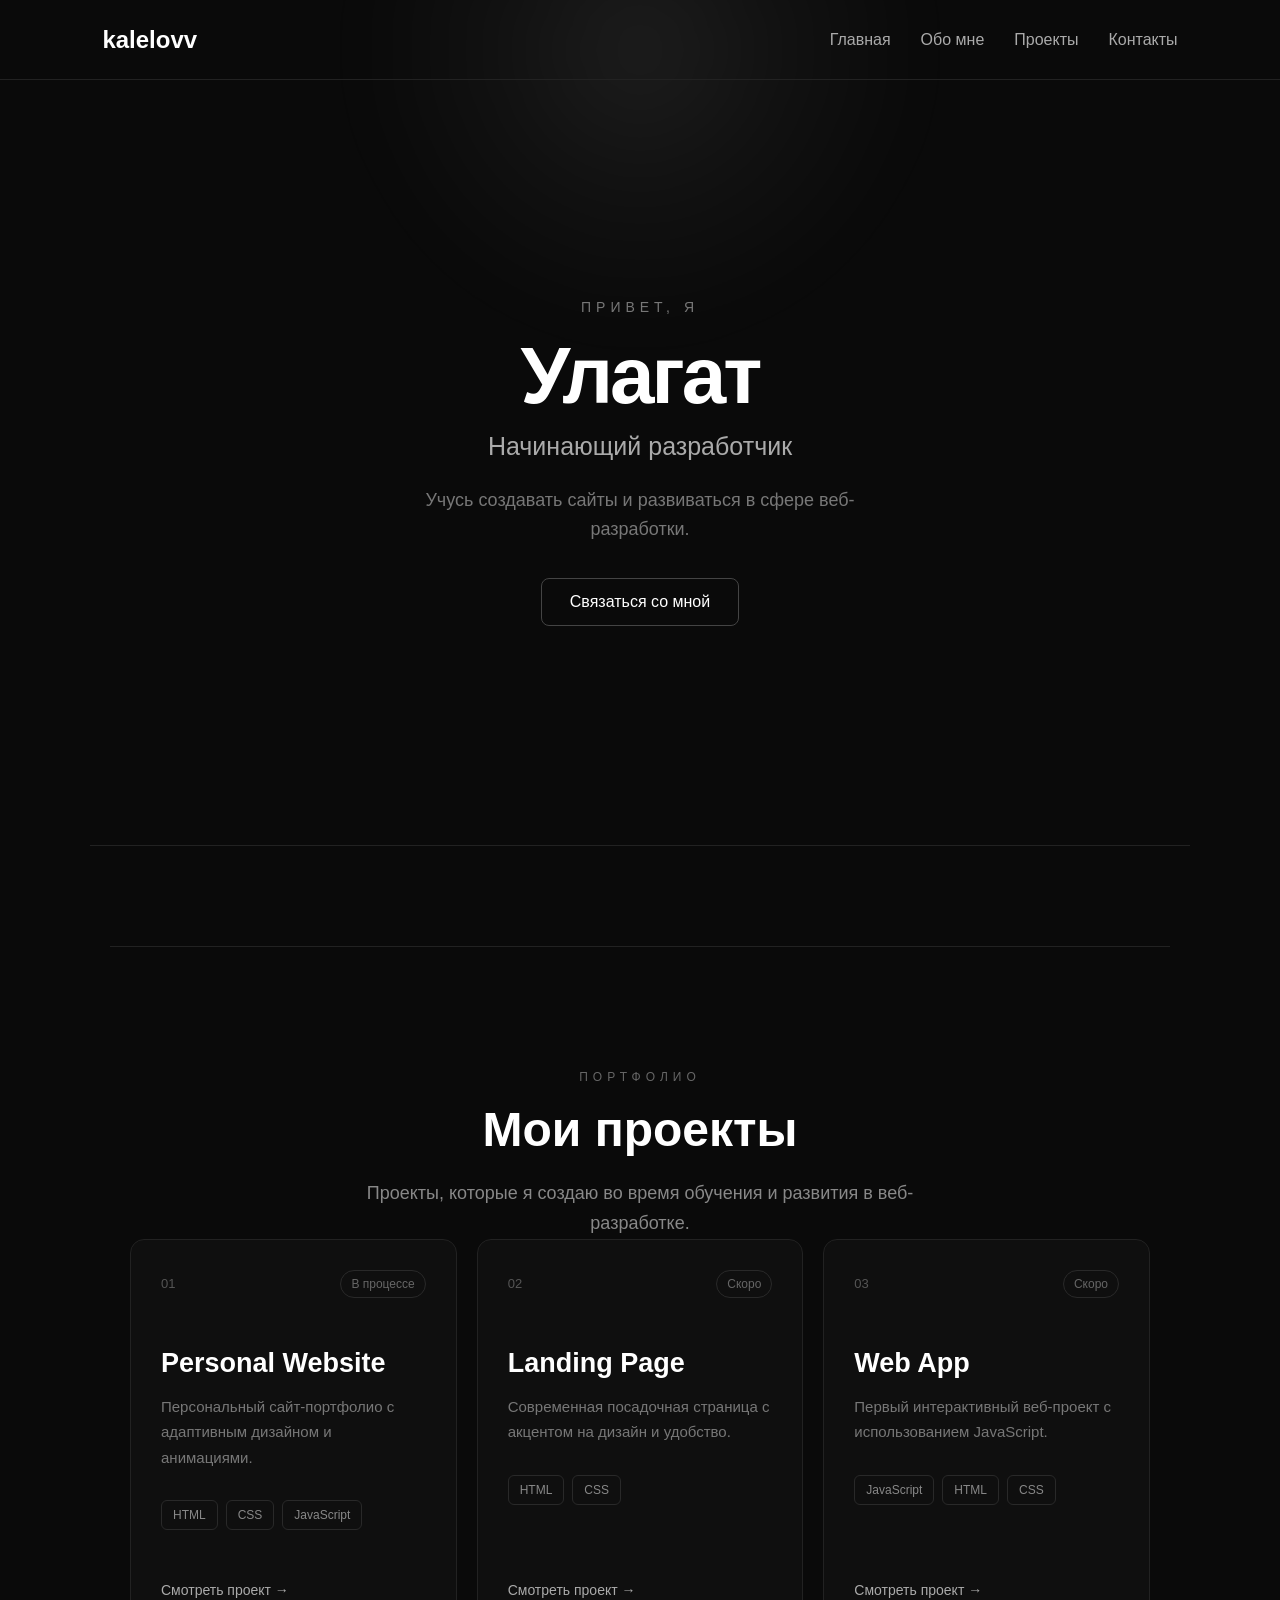
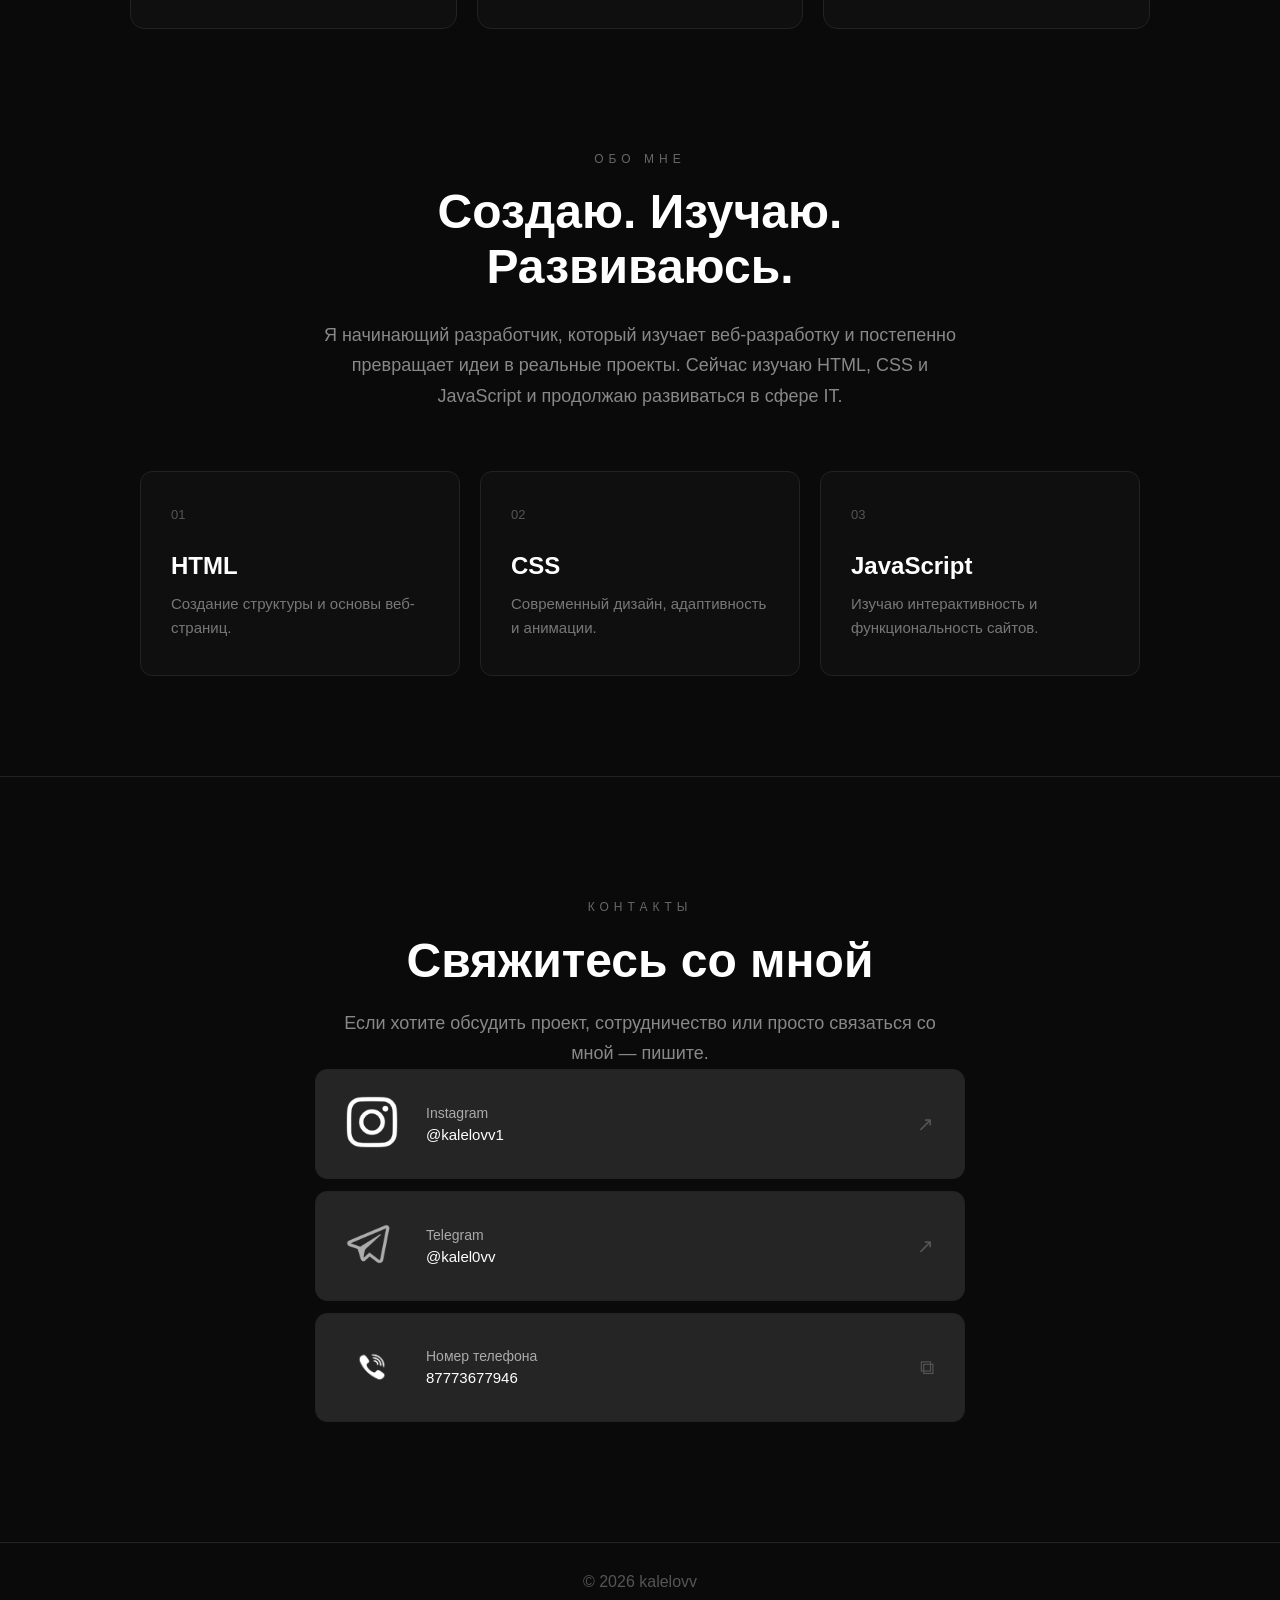
<file: index.html>
<!DOCTYPE html>
<html lang="ru">

<head>
<meta name="google-site-verification" content="0kOJUwMYTsgAuNMoVQGhtxxv2iyZ5E_kgreCAGjglPQ" />
<title>Kalelovv1 — Официальный сайт</title>
<meta name="description" content="Официальный сайт Kalelovv1. Обо мне, мои проекты, контакты, Instagram и Telegram.">
<meta name="keywords" content="Kalelovv1, Kalelov, Калелов, Алматы, Instagram, Telegram">
<meta name="author" content="Kalelovv1">
<meta name="robots" content="index, follow">
<link rel="icon" type="image/png" href="/favicon.png">
<link rel="canonical" href="https://kalelovv1.github.io/">
    <meta charset="UTF-8">
    <meta name="viewport" content="width=device-width, initial-scale=1.0">
    <title>kalelovv — начинающий разработчик</title>
    <link rel="stylesheet" href="style.css">
</head>

<body>


   <header>

    <div class="logo">
        kalelovv
    </div>

    <button class="menu-toggle" aria-label="Открыть меню">
        ☰
    </button>

    <nav id="mobile-menu">
        <a href="#home">Главная</a>
        <a href="#about">Обо мне</a>
        <a href="#projects">Проекты</a>
        <a href="#contact">Контакты</a>
    </nav>

</header>

    <main>

        <section id="home" class="hero">

            <p class="small-text">
                ПРИВЕТ, Я
            </p>

            <h1>
                Улагат
            </h1>

            <h2>
                Начинающий разработчик
            </h2>

            <p class="description">
                Учусь создавать сайты и развиваться
                в сфере веб-разработки.
            </p>

            <a href="#contact" class="button">
                Связаться со мной
            </a>

        </section>


        <section id="about" class="about">
            <section id="projects" class="projects">

    <p class="section-label">ПОРТФОЛИО</p>

    <h2>Мои проекты</h2>

    <p class="projects-description">
        Проекты, которые я создаю во время обучения
        и развития в веб-разработке.
    </p>


    <div class="projects-grid">

        <article class="project-card">

            <div class="project-top">
                <span class="project-number">01</span>
                <span class="project-status">В процессе</span>
            </div>

            <div class="project-content">

                <h3>Personal Website</h3>

                <p>
                    Персональный сайт-портфолио
                    с адаптивным дизайном и анимациями.
                </p>

                <div class="project-tags">
                    <span>HTML</span>
                    <span>CSS</span>
                    <span>JavaScript</span>
                </div>

            </div>

            <a href="project.html" class="project-link">
                Смотреть проект →
            </a>

        </article>


        <article class="project-card">

            <div class="project-top">
                <span class="project-number">02</span>
                <span class="project-status">Скоро</span>
            </div>

            <div class="project-content">

                <h3>Landing Page</h3>

                <p>
                    Современная посадочная страница
                    с акцентом на дизайн и удобство.
                </p>

                <div class="project-tags">
                    <span>HTML</span>
                    <span>CSS</span>
                </div>

            </div>

            <a href="#" class="project-link">
                Смотреть проект →
            </a>

        </article>


        <article class="project-card">

            <div class="project-top">
                <span class="project-number">03</span>
                <span class="project-status">Скоро</span>
            </div>

            <div class="project-content">

                <h3>Web App</h3>

                <p>
                    Первый интерактивный веб-проект
                    с использованием JavaScript.
                </p>

                <div class="project-tags">
                    <span>JavaScript</span>
                    <span>HTML</span>
                    <span>CSS</span>
                </div>

            </div>

            <a href="#" class="project-link">
                Смотреть проект →
            </a>

        </article>

    </div>

</section>

    <p class="section-label">ОБО МНЕ</p>

    <h2>Создаю. Изучаю. Развиваюсь.</h2>

    <p class="about-description">
        Я начинающий разработчик, который изучает веб-разработку
        и постепенно превращает идеи в реальные проекты.
        Сейчас изучаю HTML, CSS и JavaScript и продолжаю
        развиваться в сфере IT.
    </p>


    <div class="skills">

        <div class="skill-card">
            <span class="skill-number">01</span>

            <h3>HTML</h3>

            <p>
                Создание структуры и основы веб-страниц.
            </p>
        </div>


        <div class="skill-card">
            <span class="skill-number">02</span>

            <h3>CSS</h3>

            <p>
                Современный дизайн, адаптивность и анимации.
            </p>
        </div>


        <div class="skill-card">
            <span class="skill-number">03</span>

            <h3>JavaScript</h3>

            <p>
                Изучаю интерактивность и функциональность сайтов.
            </p>
        </div>

    </div>

</section>


        <section id="contact" class="contact">

    <p class="section-label">КОНТАКТЫ</p>

    <h2>Свяжитесь со мной</h2>

    <p class="contact-description">
        Если хотите обсудить проект, сотрудничество
        или просто связаться со мной — пишите.
    </p>


    <div class="contact-links">

        <a href="https://www.instagram.com/kalelovv1?stkn=eDA0c3BkZnY0d2F1"
           target="_blank"
           class="contact-card">
        
            <span class="contact-icon"><img src="images/Instagram.png" loading="lazy" alt="instagram " title="instagram " width="52" height="52"></span>

             <div>
                <span class="contact-name">Instagram</span>
                <span class="contact-value">@kalelovv1</span>
            </div>

             <span class="contact-arrow">↗</span>

        </a>

        <a href="https://t.me/kalel0vv"
           target="_blank"
           class="contact-card">

            <span class="contact-icon"><img src="images/Telegramm.png" 
                loading="lazy" 
                alt="Telegramm" 
                title="Telegramm" 
                width="52" height="52">
            </span>

            <div>
                <span class="contact-name">Telegram</span>
                <span class="contact-value">@kalel0vv</span>
            </div>

            <span class="contact-arrow">↗</span>

        </a>
    
        <button class="contact-card copy-button" id="copyContact">

            <span class="contact-icon">
                <img src="images/Telephone.png" 
                loading="lazy" 
                alt="Telephone" 
                title="Telephone" 
                width="52" height="52">
            </span>

            <div>
                <span class="contact-name">Номер телефона</span>
                <span class="contact-value" id="contactText">
                   87773677946

                </span>
            </div>

            <span class="contact-arrow">⧉</span>

        </button>


    </div>

</section>

    </main>

    <footer>
        © 2026 kalelovv
    </footer>

    <script>
    const menuButton = document.querySelector(".menu-toggle");
    const menu = document.querySelector("#mobile-menu");
    const menuLinks = document.querySelectorAll("#mobile-menu a");

    menuButton.addEventListener("click", () => {
        menu.classList.toggle("active");

        if (menu.classList.contains("active")) {
            menuButton.textContent = "✕";
        } else {
            menuButton.textContent = "☰";
        }
    });

    menuLinks.forEach(link => {
        link.addEventListener("click", () => {
            menu.classList.remove("active");
            menuButton.textContent = "☰";
        });
    });
</script>

<script src="script.js"></script>

<script>
    const copyButton = document.querySelector("#copyContact");

    if (copyButton) {
        copyButton.addEventListener("click", async () => {

            const contact = document.querySelector("#contactText").textContent.trim();

            await navigator.clipboard.writeText(contact);

            copyButton.classList.add("copied");

            const value = copyButton.querySelector(".contact-value");
            value.textContent = "Скопировано ✓";

            setTimeout(() => {
                value.textContent = contact;
                copyButton.classList.remove("copied");
            }, 1500);
        });
    }
</script>

</body>
</html>
</file>
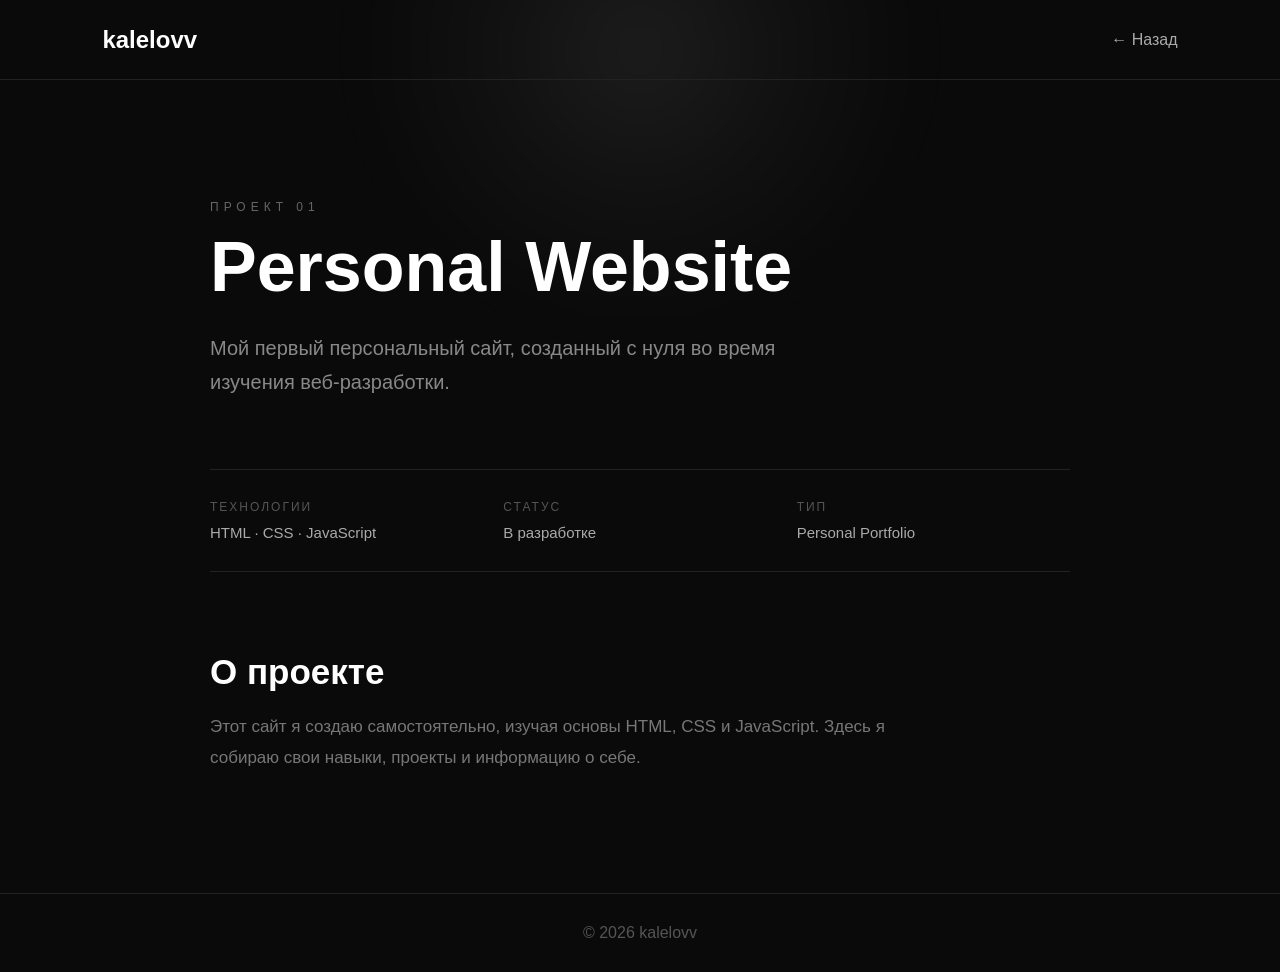
<file: project.html>
<!DOCTYPE html>
<html lang="ru">

<head>
    <meta charset="UTF-8">
    <meta name="viewport" content="width=device-width, initial-scale=1.0">

    <title>Personal Website — kalelovv</title>

    <link rel="stylesheet" href="style.css">
</head>

<body>

    <header>

        <div class="logo">
            kalelovv
        </div>

        <a href="index.html" class="back-link">
            ← Назад
        </a>

    </header>


    <main class="project-page">

        <p class="section-label">
            ПРОЕКТ 01
        </p>

        <h1>
            Personal Website
        </h1>

        <p class="project-intro">
            Мой первый персональный сайт,
            созданный с нуля во время изучения
            веб-разработки.
        </p>


        <div class="project-info">

            <div>
                <span>Технологии</span>
                <strong>HTML · CSS · JavaScript</strong>
            </div>

            <div>
                <span>Статус</span>
                <strong>В разработке</strong>
            </div>

            <div>
                <span>Тип</span>
                <strong>Personal Portfolio</strong>
            </div>

        </div>


        <div class="project-text">

            <h2>О проекте</h2>

            <p>
                Этот сайт я создаю самостоятельно,
                изучая основы HTML, CSS и JavaScript.
                Здесь я собираю свои навыки,
                проекты и информацию о себе.
            </p>

        </div>

    </main>


    <footer>
        © 2026 kalelovv
    </footer>

</body>

</html>
</file>
<file: style.css>
* {
    margin: 0;
    padding: 0;
    box-sizing: border-box;
}

html {
    scroll-behavior: smooth;
}

body {
    font-family: Arial, sans-serif;
    background: #0a0a0a;
    color: #ffffff;
}

header {
    height: 80px;
    padding: 0 8%;
    display: flex;
    justify-content: space-between;
    align-items: center;
    border-bottom: 1px solid #222;
}

.logo {
    font-size: 24px;
    font-weight: bold;
}

nav {
    display: flex;
    gap: 30px;
}

nav a {
    color: #aaa;
    text-decoration: none;
    transition: 0.3s;
}

nav a:hover {
    color: #fff;
}

.hero {
    min-height: 85vh;
    display: flex;
    flex-direction: column;
    justify-content: center;
    align-items: center;
    text-align: center;
    padding: 40px 20px;
}

.small-text {
    color: #777;
    letter-spacing: 5px;
    font-size: 14px;
    margin-bottom: 15px;
}

.hero h1 {
    font-size: 80px;
    letter-spacing: -3px;
    margin-bottom: 10px;
}

.hero h2 {
    font-size: 25px;
    font-weight: normal;
    color: #aaa;
    margin-bottom: 25px;
}

.description {
    max-width: 500px;
    color: #777;
    font-size: 18px;
    line-height: 1.6;
    margin-bottom: 35px;
}

.button {
    padding: 14px 28px;
    border: 1px solid #444;
    border-radius: 8px;
    color: white;
    text-decoration: none;
    transition: 0.3s;
}

.button:hover {
    background: white;
    color: black;
}

.about,
.contact {
    min-height: 50vh;
    padding: 100px 20px;
    text-align: center;
    border-top: 1px solid #222;
}

.about h2,
.contact h2 {
    font-size: 40px;
    margin-bottom: 25px;
}

.about p,
.contact p {
    max-width: 600px;
    margin: auto;
    color: #888;
    font-size: 18px;
    line-height: 1.7;
}

.instagram {
    display: inline-block;
    margin-top: 30px;
    padding: 14px 30px;
    border: 1px solid #444;
    border-radius: 8px;
    color: white;
    text-decoration: none;
    transition: 0.3s;
}

.instagram:hover {
    background: white;
    color: black;
}

footer {
    padding: 30px;
    text-align: center;
    color: #555;
    border-top: 1px solid #222;
}
/* 📱 Адаптация для телефонов */

@media (max-width: 600px) {

    header {
        height: auto;
        min-height: 70px;
        padding: 20px;
        flex-direction: column;
        gap: 15px;
    }

    .logo {
        font-size: 22px;
    }

    nav {
        gap: 18px;
        flex-wrap: wrap;
        justify-content: center;
    }

    nav a {
        font-size: 14px;
    }

    .hero {
        min-height: calc(100vh - 70px);
        padding: 50px 20px;
    }

    .small-text {
        font-size: 12px;
        letter-spacing: 4px;
    }

    .hero h1 {
        font-size: 52px;
        letter-spacing: -2px;
        word-break: break-word;
    }

    .hero h2 {
        font-size: 21px;
        line-height: 1.4;
    }

    .description {
        font-size: 16px;
        max-width: 330px;
        line-height: 1.6;
    }

    .button,
    .instagram {
        padding: 13px 24px;
        font-size: 15px;
    }

    .about,
    .contact {
        min-height: auto;
        padding: 80px 20px;
    }

    .about h2,
    .contact h2 {
        font-size: 32px;
    }

    .about p,
    .contact p {
        font-size: 16px;
        line-height: 1.7;
    }

    footer {
        padding: 25px 15px;
        font-size: 14px;
    }
}
/* =========================
   BURGER MENU
========================= */

.menu-toggle {
    display: none;
    background: none;
    border: none;
    color: white;
    font-size: 30px;
    cursor: pointer;
    line-height: 1;
    transition: 0.3s;
}

.menu-toggle:hover {
    transform: scale(1.1);
}


/* =========================
   MOBILE
========================= */

@media (max-width: 600px) {

    header {
        position: relative;
        height: 70px;
        padding: 0 20px;
        flex-direction: row;
        justify-content: space-between;
    }

    .menu-toggle {
        display: block;
        z-index: 1001;
    }

    nav {
        position: absolute;
        top: 70px;
        left: 0;
        width: 100%;

        display: flex;
        flex-direction: column;
        align-items: center;
        gap: 0;

        background: rgba(10, 10, 10, 0.98);
        border-bottom: 1px solid #222;

        max-height: 0;
        overflow: hidden;

        opacity: 0;
        transform: translateY(-10px);

        transition:
            max-height 0.4s ease,
            opacity 0.3s ease,
            transform 0.3s ease;
    }

    nav.active {
        max-height: 250px;
        opacity: 1;
        transform: translateY(0);
    }

    nav a {
        width: 100%;
        padding: 18px;
        text-align: center;

        color: #aaa;
        border-top: 1px solid #1c1c1c;

        transition: 0.3s;
    }

    nav a:hover {
        background: #151515;
        color: white;
    }

}
/* =========================
   LIGHT BACKGROUND GLOW
========================= */

body {
    position: relative;
    overflow-x: hidden;
}

/* Мягкое свечение */
body::before {
    content: "";
    position: fixed;
    top: -250px;
    left: 50%;
    transform: translateX(-50%);

    width: 600px;
    height: 600px;

    background: radial-gradient(
        circle,
        rgba(255, 255, 255, 0.08) 0%,
        rgba(255, 255, 255, 0.03) 35%,
        transparent 70%
    );

    filter: blur(30px);
    pointer-events: none;
    z-index: -1;

    animation: glowMove 8s ease-in-out infinite alternate;
}

/* Медленное движение свечения */
@keyframes glowMove {
    from {
        transform: translateX(-50%) translateY(0);
    }

    to {
        transform: translateX(-50%) translateY(80px);
    }
}
@media (max-width: 600px) {

    body::before {
        width: 350px;
        height: 350px;
        top: -120px;
        filter: blur(25px);
    }

}
/* =========================
   TEXT APPEAR ANIMATION
========================= */

.hero .small-text {
    opacity: 0;
    animation: fadeUp 0.8s ease forwards;
    animation-delay: 0.2s;
}

.hero h1 {
    opacity: 0;
    animation: fadeUp 0.8s ease forwards;
    animation-delay: 0.4s;
}

.hero h2 {
    opacity: 0;
    animation: fadeUp 0.8s ease forwards;
    animation-delay: 0.6s;
}

.hero .description {
    opacity: 0;
    animation: fadeUp 0.8s ease forwards;
    animation-delay: 0.8s;
}

.hero .button {
    opacity: 0;
    animation: fadeUp 0.8s ease forwards;
    animation-delay: 1s;
}

@keyframes fadeUp {
    from {
        opacity: 0;
        transform: translateY(25px);
    }

    to {
        opacity: 1;
        transform: translateY(0);
    }
}
/* =========================
   HOVER EFFECTS
========================= */

/* Ссылки меню */

nav a {
    position: relative;
    transition: color 0.3s ease, transform 0.3s ease;
}

nav a:hover {
    color: #fff;
    transform: translateY(-2px);
}

/* Линия под ссылкой */

nav a::after {
    content: "";

    position: absolute;
    left: 50%;
    bottom: -5px;

    width: 0;
    height: 1px;

    background: #fff;

    transform: translateX(-50%);
    transition: width 0.3s ease;
}

nav a:hover::after {
    width: 100%;
}


/* Главная кнопка */

.button {
    position: relative;
    transition:
        transform 0.3s ease,
        background 0.3s ease,
        color 0.3s ease,
        box-shadow 0.3s ease;
}

.button:hover {
    transform: translateY(-4px);
    background: #fff;
    color: #000;

    box-shadow:
        0 8px 25px rgba(255, 255, 255, 0.12);
}

.button:active {
    transform: translateY(-1px);
}


/* Instagram */

.instagram {
    transition:
        transform 0.3s ease,
        background 0.3s ease,
        color 0.3s ease,
        box-shadow 0.3s ease;
}

.instagram:hover {
    transform: translateY(-4px);
    background: #fff;
    color: #000;

    box-shadow:
        0 8px 25px rgba(255, 255, 255, 0.12);
}

.instagram:active {
    transform: translateY(-1px);
}


/* На телефоне убираем лишнее движение */

@media (max-width: 600px) {

    nav a:hover {
        transform: none;
    }

    .button:hover,
    .instagram:hover {
        transform: translateY(-2px);
    }

}
/* =========================
   ABOUT SECTION
========================= */

.about {
    position: relative;
    max-width: 1100px;
    margin: 0 auto;
}

.section-label {
    color: #666 !important;
    font-size: 12px !important;
    letter-spacing: 5px;
    margin-bottom: 15px !important;
}

.about h2 {
    font-size: 48px;
    max-width: 700px;
    margin: 0 auto 25px;
    line-height: 1.15;
}

.about-description {
    max-width: 650px !important;
    margin: 0 auto 60px !important;
    color: #888;
    font-size: 17px;
    line-height: 1.8;
}


/* Карточки */

.skills {
    display: grid;
    grid-template-columns: repeat(3, 1fr);
    gap: 20px;
    max-width: 1000px;
    margin: 0 auto;
}

.skill-card {
    position: relative;
    padding: 35px 30px;
    text-align: left;

    background: #0f0f0f;
    border: 1px solid #222;
    border-radius: 12px;

    transition:
        transform 0.3s ease,
        border-color 0.3s ease,
        background 0.3s ease,
        box-shadow 0.3s ease;
}

.skill-card:hover {
    transform: translateY(-8px);

    background: #141414;
    border-color: #444;

    box-shadow:
        0 15px 40px rgba(0, 0, 0, 0.4);
}

.skill-number {
    display: block;
    color: #555;
    font-size: 13px;
    margin-bottom: 30px;
}

.skill-card h3 {
    font-size: 24px;
    margin-bottom: 12px;
}

.skill-card p {
    color: #777;
    font-size: 15px;
    line-height: 1.6;
}


/* =========================
   MOBILE
========================= */

@media (max-width: 700px) {

    .about {
        padding: 80px 20px;
    }

    .about h2 {
        font-size: 34px;
    }

    .about-description {
        font-size: 16px;
        margin-bottom: 40px !important;
    }

    .skills {
        grid-template-columns: 1fr;
        gap: 15px;
    }

    .skill-card {
        padding: 28px 24px;
    }

    .skill-card:hover {
        transform: translateY(-3px);
    }

}
/* =========================
   PROJECTS
========================= */

.projects {
    min-height: auto;
    padding: 120px 20px;
    text-align: center;
    border-top: 1px solid #222;
}

.projects h2 {
    font-size: 48px;
    margin-bottom: 20px;
}

.projects-description {
    max-width: 600px;
    margin: 0 auto 60px;
    color: #777;
    font-size: 17px;
    line-height: 1.7;
}


/* Сетка проектов */

.projects-grid {
    max-width: 1100px;
    margin: 0 auto;

    display: grid;
    grid-template-columns: repeat(3, 1fr);
    gap: 20px;

    text-align: left;
}


/* Карточка */

.project-card {
    position: relative;

    min-height: 390px;
    padding: 30px;

    display: flex;
    flex-direction: column;

    background: #0f0f0f;
    border: 1px solid #222;
    border-radius: 14px;

    overflow: hidden;

    transition:
        transform 0.4s ease,
        border-color 0.4s ease,
        box-shadow 0.4s ease,
        background 0.4s ease;
}


/* Светящийся эффект */

.project-card::before {
    content: "";

    position: absolute;

    width: 200px;
    height: 200px;

    top: -100px;
    right: -100px;

    background: radial-gradient(
        circle,
        rgba(255, 255, 255, 0.08),
        transparent 70%
    );

    opacity: 0;

    transition: opacity 0.4s ease;
}


.project-card:hover {
    transform: translateY(-10px);

    background: #131313;

    border-color: #444;

    box-shadow:
        0 20px 50px rgba(0, 0, 0, 0.45);
}


.project-card:hover::before {
    opacity: 1;
}


/* Верх карточки */

.project-top {
    display: flex;
    justify-content: space-between;
    align-items: center;

    margin-bottom: 50px;
}

.project-number {
    color: #555;
    font-size: 13px;
}

.project-status {
    color: #666;
    font-size: 12px;

    padding: 6px 10px;

    border: 1px solid #292929;
    border-radius: 20px;
}


/* Контент */

.project-content {
    flex: 1;
}

.project-content h3 {
    font-size: 27px;
    margin-bottom: 15px;
}

.project-content p {
    color: #777;
    font-size: 15px;
    line-height: 1.7;
    margin-bottom: 30px;
}


/* Технологии */

.project-tags {
    display: flex;
    flex-wrap: wrap;
    gap: 8px;
}

.project-tags span {
    padding: 7px 11px;

    color: #888;

    font-size: 12px;

    border: 1px solid #292929;
    border-radius: 6px;

    transition: 0.3s;
}

.project-card:hover .project-tags span {
    color: #aaa;
    border-color: #444;
}


/* Ссылка */

.project-link {
    display: inline-block;

    margin-top: 30px;

    color: #aaa;
    text-decoration: none;

    font-size: 14px;

    transition:
        color 0.3s ease,
        transform 0.3s ease;
}

.project-link:hover {
    color: white;
    transform: translateX(5px);
}


/* =========================
   MOBILE
========================= */

@media (max-width: 800px) {

    .projects {
        padding: 90px 20px;
    }

    .projects h2 {
        font-size: 36px;
    }

    .projects-description {
        font-size: 16px;
        margin-bottom: 40px;
    }

    .projects-grid {
        grid-template-columns: 1fr;
        gap: 16px;
    }

    .project-card {
        min-height: 350px;
    }

    .project-card:hover {
        transform: translateY(-4px);
    }

}
/* =========================
   PROJECT PAGE
========================= */

.back-link {
    color: #aaa;
    text-decoration: none;
    transition: 0.3s;
}

.back-link:hover {
    color: white;
    transform: translateX(-4px);
}

.project-page {
    max-width: 900px;
    min-height: calc(100vh - 140px);
    margin: 0 auto;
    padding: 120px 20px;
}

.project-page h1 {
    font-size: 70px;
    line-height: 1.1;
    margin-bottom: 25px;
}

.project-intro {
    max-width: 650px;
    color: #888;
    font-size: 20px;
    line-height: 1.7;
    margin-bottom: 70px;
}


/* Информация */

.project-info {
    display: grid;
    grid-template-columns: repeat(3, 1fr);
    gap: 20px;

    padding: 30px 0;

    border-top: 1px solid #222;
    border-bottom: 1px solid #222;
}

.project-info div {
    display: flex;
    flex-direction: column;
    gap: 10px;
}

.project-info span {
    color: #555;
    font-size: 12px;
    text-transform: uppercase;
    letter-spacing: 2px;
}

.project-info strong {
    color: #aaa;
    font-size: 15px;
    font-weight: normal;
}


/* Текст */

.project-text {
    max-width: 700px;
    margin-top: 80px;
}

.project-text h2 {
    font-size: 35px;
    margin-bottom: 20px;
}

.project-text p {
    color: #777;
    font-size: 17px;
    line-height: 1.8;
}


/* Телефон */

@media (max-width: 600px) {

    .project-page {
        padding: 80px 20px;
    }

    .project-page h1 {
        font-size: 45px;
    }

    .project-intro {
        font-size: 17px;
        margin-bottom: 50px;
    }

    .project-info {
        grid-template-columns: 1fr;
        gap: 25px;
    }

    .project-text {
        margin-top: 60px;
    }

    .project-text h2 {
        font-size: 30px;
    }

}
/* =========================
   SCROLL ANIMATION
========================= */

.hidden {
    opacity: 0;
    transform: translateY(40px);
    transition:
        opacity 0.8s ease,
        transform 0.8s ease;
}

.hidden.show {
    opacity: 1;
    transform: translateY(0);
}


/* Карточки появляются немного по очереди */

.skill-card:nth-child(2),
.project-card:nth-child(2) {
    transition-delay: 0.1s;
}

.skill-card:nth-child(3),
.project-card:nth-child(3) {
    transition-delay: 0.2s;
}
.contact {
    padding: 120px 20px;
    text-align: center;
    border-top: 1px solid #222;
}

.contact h2 {
    font-size: 48px;
    margin-bottom: 20px;
}

.contact-description {
    max-width: 550px;
    margin: 0 auto 50px;
    color: #777;
    font-size: 17px;
    line-height: 1.7;
}

.contact-links {
    max-width: 650px;
    margin: 0 auto;

    display: flex;
    flex-direction: column;
    gap: 12px;
}

.contact-card {
    width: 100%;
    padding: 26px 30px;

    display: flex;
    align-items: center;
    gap: 28px;

    background: #252525;
    border: 1px solid #222;
    border-radius: 12px;

    color: white;
    text-decoration: none;
    text-align: left;

    transition:
        transform 0.3s ease,
        background 0.3s ease,
        border-color 0.3s ease,
        box-shadow 0.3s ease;
}

.contact-card:hover {
    transform: translateY(-4px);
    background: #151515;
    border-color: #444;

    box-shadow:
        0 12px 35px rgba(0, 0, 0, 0.35);
}

.contact-card div {
    flex: 1;

    display: flex;
    flex-direction: column;
    gap: 5px;
}

.contact-name {
    color: #aaa;
    font-size: 14px;
}

.contact-value {
    color: white;
    font-size: 15px;
}

.contact-arrow {
    color: #555;
    font-size: 20px;

    transition: 0.3s;
}

.contact-card:hover .contact-arrow {
    color: white;
    transform: translate(3px, -3px);
}

.copy-button {
    font-family: inherit;
    cursor: pointer;
}

.copy-button.copied {
    border-color: #555;
}

@media (max-width: 600px) {

    .contact {
        padding: 90px 20px;
    }

    .contact h2 {
        font-size: 36px;
    }

    .contact-description {
        font-size: 16px;
        margin-bottom: 35px;
    }

    .contact-card {
        padding: 18px;
    }

}
/* =========================
   CUSTOM CURSOR
========================= */

.cursor-dot {
    position: fixed;

    width: 6px;
    height: 6px;

    background: white;
    border-radius: 50%;

    pointer-events: none;
    z-index: 9999;

    transform: translate(-50%, -50%);

    box-shadow:
        0 0 10px rgba(255, 255, 255, 0.8),
        0 0 25px rgba(255, 255, 255, 0.4);
}


.cursor-outline {
    position: fixed;

    width: 38px;
    height: 38px;

    border: 1px solid rgba(255, 255, 255, 0.45);
    border-radius: 50%;

    pointer-events: none;
    z-index: 9998;

    transform: translate(-50%, -50%);

    transition:
        width 0.25s ease,
        height 0.25s ease,
        border-color 0.25s ease,
        background 0.25s ease,
        transform 0.08s ease;

    backdrop-filter: blur(2px);
}
</file>
